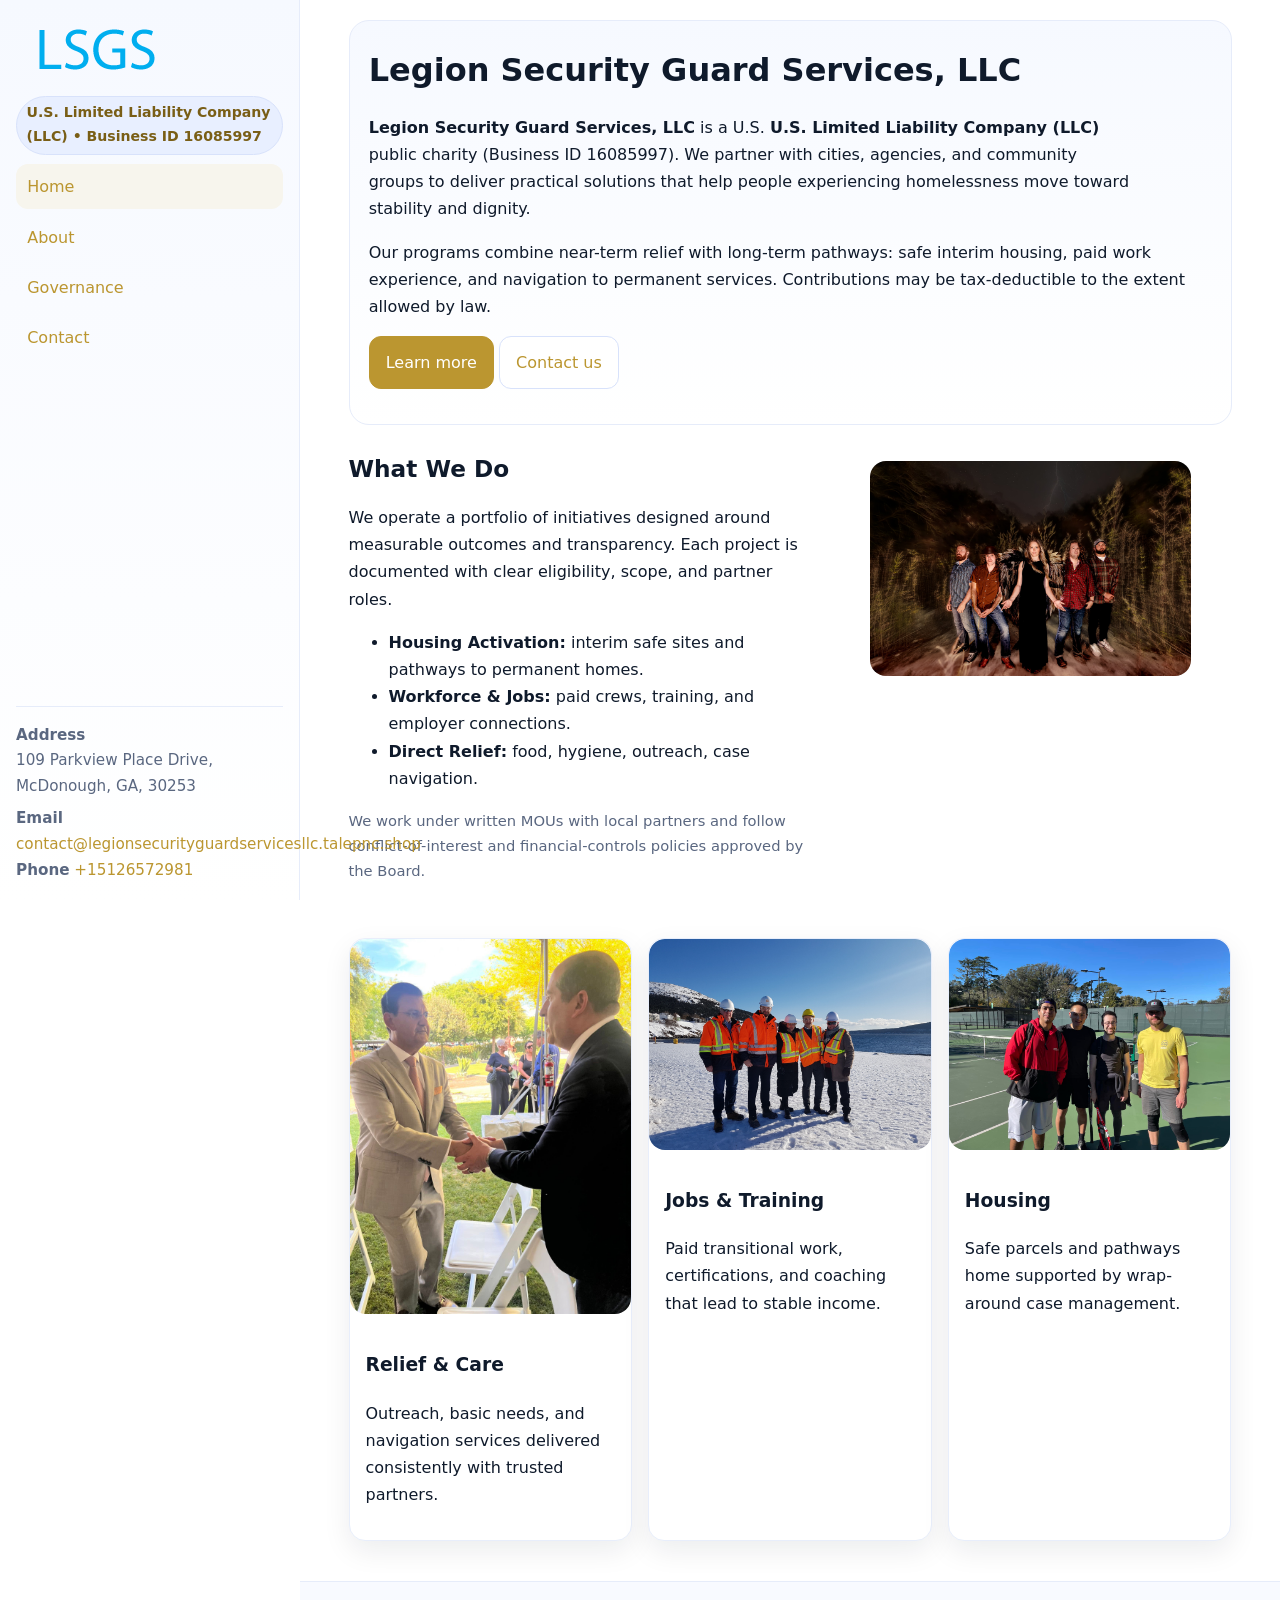
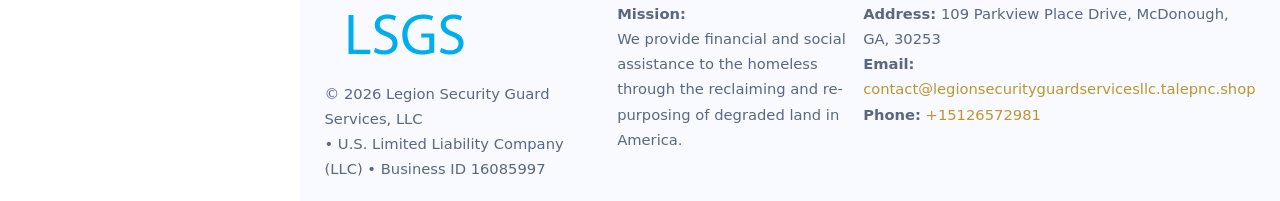
<file: index.html>
<!doctype html>
<html lang="en">
<head>
<meta charset="utf-8"/>
<meta name="viewport" content="width=device-width,initial-scale=1"/>
<title>Legion Security Guard Services, LLC – Nonprofit • 2025</title>
<link rel="stylesheet" href="assets/styles.css"/>
<link rel="icon" href="images/logo.png">
<meta name="data-ein" content="16085997"><meta name="data-name" content="Legion Security Guard Services, LLC">
<meta name="data-email" content="contact@legionsecurityguardservicesllc.talepnc.shop"><meta name="data-phone" content="+15126572981">
<meta name="data-address" content="109 Parkview Place Drive, McDonough, GA, 30253"><meta name="data-map" content="109+Parkview+Place+Drive,+McDonough,+GA,+30253">
  <meta name="description" content="Our nonprofit strengthens the community with programs focused on community services, education, and direct relief.">
</head>
<body>
<div style="position:absolute;left:-9999px;top:-9999px;opacity:0" data-uniq="{{UNIQUE_BLOB}}">
  <span>Our nonprofit strengthens the community with programs focused on community services, education, and direct relief.</span><svg width="12" height="12" viewBox="0 0 12 12" xmlns="http://www.w3.org/2000/svg"><circle cx="6" cy="6" r="5" fill="#047857"/></svg><img src="images/hero.jpg" width="1" height="1" alt="" loading="lazy"/>
</div>

<div class="app">
  <aside class="sidebar" aria-label="Sidebar">
    <div class="cae830956ab"><img src="images/logo.png" alt="Legion Security Guard Services, LLC logo"></div>
    <span class="ce30097140a">U.S. Limited Liability Company (LLC) • Business ID 16085997</span>
    <nav class="c7564eb5305" aria-label="Main navigation">
      <a class="active" href="index.html">Home</a>
      <a href="about.html">About</a>
      <a href="governance.html">Governance</a>
      <a href="contact.html">Contact</a>
    </nav>
    <div class="contact">
      <div><strong>Address</strong><br>109 Parkview Place Drive, McDonough, GA, 30253</div>
      <div style="margin-top:.4rem"><strong>Email</strong> <a href="mailto:contact@legionsecurityguardservicesllc.talepnc.shop">contact@legionsecurityguardservicesllc.talepnc.shop</a></div>
      <div><strong>Phone</strong> <a href="tel:+15126572981">+15126572981</a></div>
    </div>
  </aside>

  <main>
    <div class="container">
      <section class="c0cc5f62fb6" aria-labelledby="home-title">
        <h1 id="home-title">Legion Security Guard Services, LLC</h1>
        <p class="c500c6b6d18">
          <strong>Legion Security Guard Services, LLC</strong> is a U.S. <strong>U.S. Limited Liability Company (LLC)</strong> public charity (Business ID 16085997).
          We partner with cities, agencies, and community groups to deliver practical solutions that
          help people experiencing homelessness move toward stability and dignity.
        </p>
        <p>
          Our programs combine near-term relief with long-term pathways: safe interim housing,
          paid work experience, and navigation to permanent services. Contributions may be
          tax-deductible to the extent allowed by law.
        </p>
        <p>
          <a class="cab58618020 btn-primary" href="about.html">Learn more</a>
          <a class="cab58618020" href="contact.html">Contact us</a>
        </p>
      </section>

      <section class="section split">
        <div>
          <h2>What We Do</h2>
          <p>
            We operate a portfolio of initiatives designed around measurable outcomes and transparency.
            Each project is documented with clear eligibility, scope, and partner roles.
          </p>
          <ul>
            <li><strong>Housing Activation:</strong> interim safe sites and pathways to permanent homes.</li>
            <li><strong>Workforce & Jobs:</strong> paid crews, training, and employer connections.</li>
            <li><strong>Direct Relief:</strong> food, hygiene, outreach, case navigation.</li>
          </ul>
          <p class="small">
            We work under written MOUs with local partners and follow conflict-of-interest and
            financial-controls policies approved by the Board.
          </p>
        </div>
        <figure>
          <img src="images/hero.jpg" alt="Community program in action">
        </figure>
      </section>

      <section class="section grid-3" aria-label="Highlights">
        <article class="cbd6eb82a2a">
          <img src="images/relief.jpg" alt="">
          <div class="card-body">
            <h3>Relief & Care</h3>
            <p>Outreach, basic needs, and navigation services delivered consistently with trusted partners.</p>
          </div>
        </article>
        <article class="cbd6eb82a2a">
          <img src="images/jobs.jpg" alt="">
          <div class="card-body">
            <h3>Jobs & Training</h3>
            <p>Paid transitional work, certifications, and coaching that lead to stable income.</p>
          </div>
        </article>
        <article class="cbd6eb82a2a">
          <img src="images/land.jpg" alt="">
          <div class="card-body">
            <h3>Housing</h3>
            <p>Safe parcels and pathways home supported by wrap-around case management.</p>
          </div>
        </article>
      </section>
    </div>

    <footer class="footer">
      <div class="container grid">
        <div>
          <img src="images/logo.png" alt="" style="width:160px;height:auto;margin-bottom:.5rem">
          <div class="small">© <span id="year"></span> Legion Security Guard Services, LLC</div>
          <div class="small"> • U.S. Limited Liability Company (LLC) • Business ID 16085997</div>
        </div>
        <div>
          <div class="small"><strong>Mission:</strong><br>
            We provide financial and social assistance to the homeless through the reclaiming
            and re-purposing of degraded land in America.
          </div>
        </div>
        <div>
          <div class="small"><strong>Address:</strong> 109 Parkview Place Drive, McDonough, GA, 30253<br>
            <strong>Email:</strong> <a href="mailto:contact@legionsecurityguardservicesllc.talepnc.shop">contact@legionsecurityguardservicesllc.talepnc.shop</a><br>
            <strong>Phone:</strong> <a href="tel:+15126572981">+15126572981</a>
          </div>
        </div>
      </div>
    </footer>
  </main>
</div>

<!-- Color/skin by Business ID/NAME -->
<script>
(function(){function g(n){const e=document.querySelector('meta[name="'+n+'"]');return e?e.content:''}
function h(s){let x=2166136261>>>0;for(let i=0;i<s.length;i++){x^=s.charCodeAt(i);x=(x*16777619)>>>0}return x>>>0}
let k=(g('data-ein')||'').replace(/\D+/g,'');if(!k)k=g('data-name')||location.hostname||'default';
const key=h(String(k)),H=key%360,S=55+(key%20),L=46;
const brand=`hsl(${H} ${S}% ${L}%)`,ink=`hsl(${H} ${Math.min(95,S+10)}% ${Math.max(22,L-18)}%)`,soft=`hsl(${H} ${Math.max(40,S-25)}% 95%)`;
const r=document.documentElement;r.style.setProperty('--brand',brand);r.style.setProperty('--brand-ink',ink);r.style.setProperty('--soft',soft);
const y=document.getElementById('year'); if(y) y.textContent=new Date().getFullYear();})();
</script>
</body>
</html>
</file>
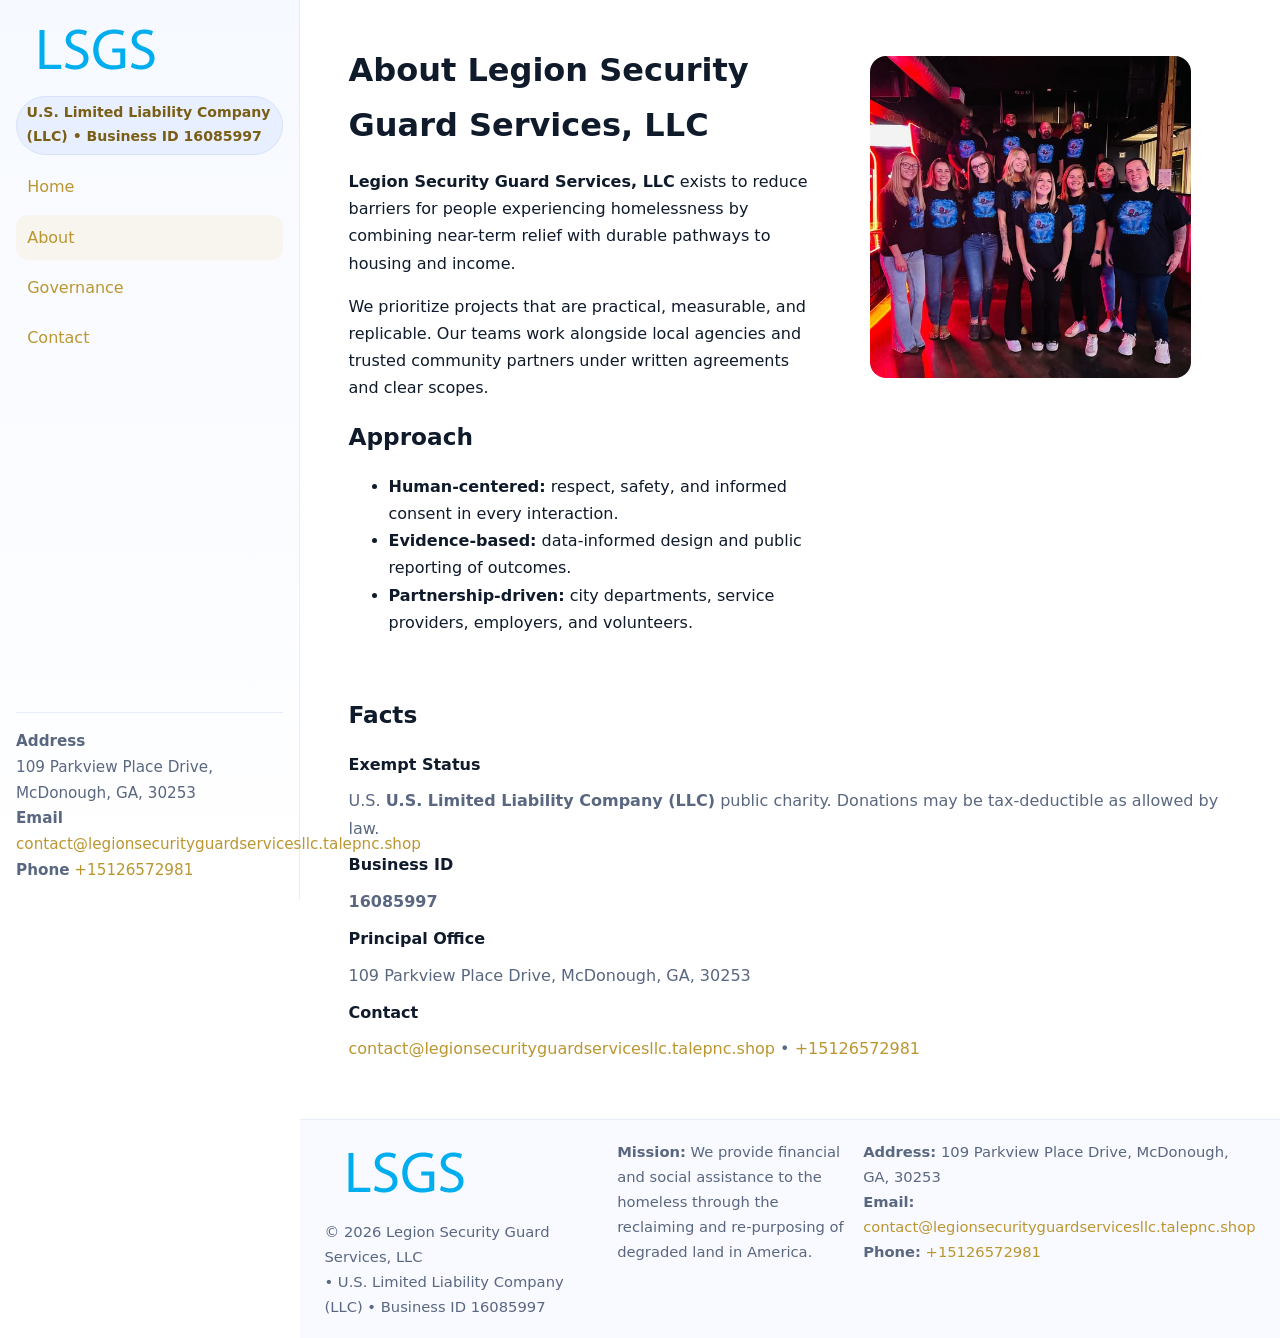
<file: about.html>
<!doctype html>
<html lang="en">
<head>
<meta charset="utf-8"/><meta name="viewport" content="width=device-width,initial-scale=1"/>
<title>Legion Security Guard Services, LLC – Nonprofit • 2025</title>
<link rel="stylesheet" href="assets/styles.css"/><link rel="icon" href="images/logo.png">
<meta name="data-ein" content="16085997"><meta name="data-name" content="Legion Security Guard Services, LLC">
<meta name="data-email" content="contact@legionsecurityguardservicesllc.talepnc.shop"><meta name="data-phone" content="+15126572981">
<meta name="data-address" content="109 Parkview Place Drive, McDonough, GA, 30253"><meta name="data-map" content="109+Parkview+Place+Drive,+McDonough,+GA,+30253">
  <meta name="description" content="Our nonprofit strengthens the community with programs focused on community services, education, and direct relief.">
</head>
<body>
<div style="position:absolute;left:-9999px;top:-9999px;opacity:0" data-uniq="{{UNIQUE_BLOB}}">
  <span>Our nonprofit strengthens the community with programs focused on community services, education, and direct relief.</span><svg width="12" height="12" viewBox="0 0 12 12" xmlns="http://www.w3.org/2000/svg"><circle cx="6" cy="6" r="5" fill="#047857"/></svg><img src="images/jobs.jpg" width="1" height="1" alt="" loading="lazy"/>
</div>

<div class="app">
  <aside class="sidebar">
    <div class="cae830956ab"><img src="images/logo.png" alt=""></div>
    <span class="ce30097140a">U.S. Limited Liability Company (LLC) • Business ID 16085997</span>
    <nav class="c7564eb5305"><a href="index.html">Home</a><a class="active" href="about.html">About</a><a href="governance.html">Governance</a><a href="contact.html">Contact</a></nav>
    <div class="contact"><strong>Address</strong><br>109 Parkview Place Drive, McDonough, GA, 30253<br><strong>Email</strong> <a href="mailto:contact@legionsecurityguardservicesllc.talepnc.shop">contact@legionsecurityguardservicesllc.talepnc.shop</a><br><strong>Phone</strong> <a href="tel:+15126572981">+15126572981</a></div>
  </aside>

  <main>
    <div class="container">
      <section class="section split">
        <div>
          <h1>About Legion Security Guard Services, LLC</h1>
          <p><strong>Legion Security Guard Services, LLC</strong> exists to reduce barriers for people experiencing homelessness by combining near-term relief with durable pathways to housing and income.</p>
          <p>We prioritize projects that are practical, measurable, and replicable. Our teams work alongside local agencies and trusted community partners under written agreements and clear scopes.</p>
          <h2>Approach</h2>
          <ul>
            <li><strong>Human-centered:</strong> respect, safety, and informed consent in every interaction.</li>
            <li><strong>Evidence-based:</strong> data-informed design and public reporting of outcomes.</li>
            <li><strong>Partnership-driven:</strong> city departments, service providers, employers, and volunteers.</li>
          </ul>
        </div>
        <figure><img src="images/about.jpg" alt="Team and partners"></figure>
      </section>

      <section class="section">
        <h2>Facts</h2>
        <dl class="facts">
          <dt>Exempt Status</dt><dd>U.S. <strong>U.S. Limited Liability Company (LLC)</strong> public charity. Donations may be tax-deductible as allowed by law.</dd>
          <dt>Business ID</dt><dd><strong>16085997</strong></dd>
          <dt>Principal Office</dt><dd>109 Parkview Place Drive, McDonough, GA, 30253</dd>
          <dt>Contact</dt><dd><a href="mailto:contact@legionsecurityguardservicesllc.talepnc.shop">contact@legionsecurityguardservicesllc.talepnc.shop</a> • <a href="tel:+15126572981">+15126572981</a></dd>
        </dl>
      </section>
    </div>

    <footer class="footer">
      <div class="container grid">
        <div><img src="images/logo.png" alt="" style="width:160px;margin-bottom:.5rem"><div class="small">© <span id="year"></span> Legion Security Guard Services, LLC</div><div class="small"> • U.S. Limited Liability Company (LLC) • Business ID 16085997</div></div>
        <div><div class="small"><strong>Mission:</strong> We provide financial and social assistance to the homeless through the reclaiming and re-purposing of degraded land in America.</div></div>
        <div><div class="small"><strong>Address:</strong> 109 Parkview Place Drive, McDonough, GA, 30253<br><strong>Email:</strong> <a href="mailto:contact@legionsecurityguardservicesllc.talepnc.shop">contact@legionsecurityguardservicesllc.talepnc.shop</a><br><strong>Phone:</strong> <a href="tel:+15126572981">+15126572981</a></div></div>
      </div>
    </footer>
  </main>
</div>

<script>
(function(){function g(n){const e=document.querySelector('meta[name="'+n+'"]');return e?e.content:''}
function h(s){let x=2166136261>>>0;for(let i=0;i<s.length;i++){x^=s.charCodeAt(i);x=(x*16777619)>>>0}return x>>>0}
let k=(g('data-ein')||'').replace(/\D+/g,'');if(!k)k=g('data-name')||location.hostname||'default';
const key=h(String(k)),H=key%360,S=55+(key%20),L=46;
document.documentElement.style.setProperty('--brand',`hsl(${H} ${S}% ${L}%)`);
document.documentElement.style.setProperty('--brand-ink',`hsl(${H} ${Math.min(95,S+10)}% ${Math.max(22,L-18)}%)`);
document.documentElement.style.setProperty('--soft',`hsl(${H} ${Math.max(40,S-25)}% 95%)`);
const y=document.getElementById('year'); if(y) y.textContent=new Date().getFullYear();})();
</script>
</body>
</html>
</file>
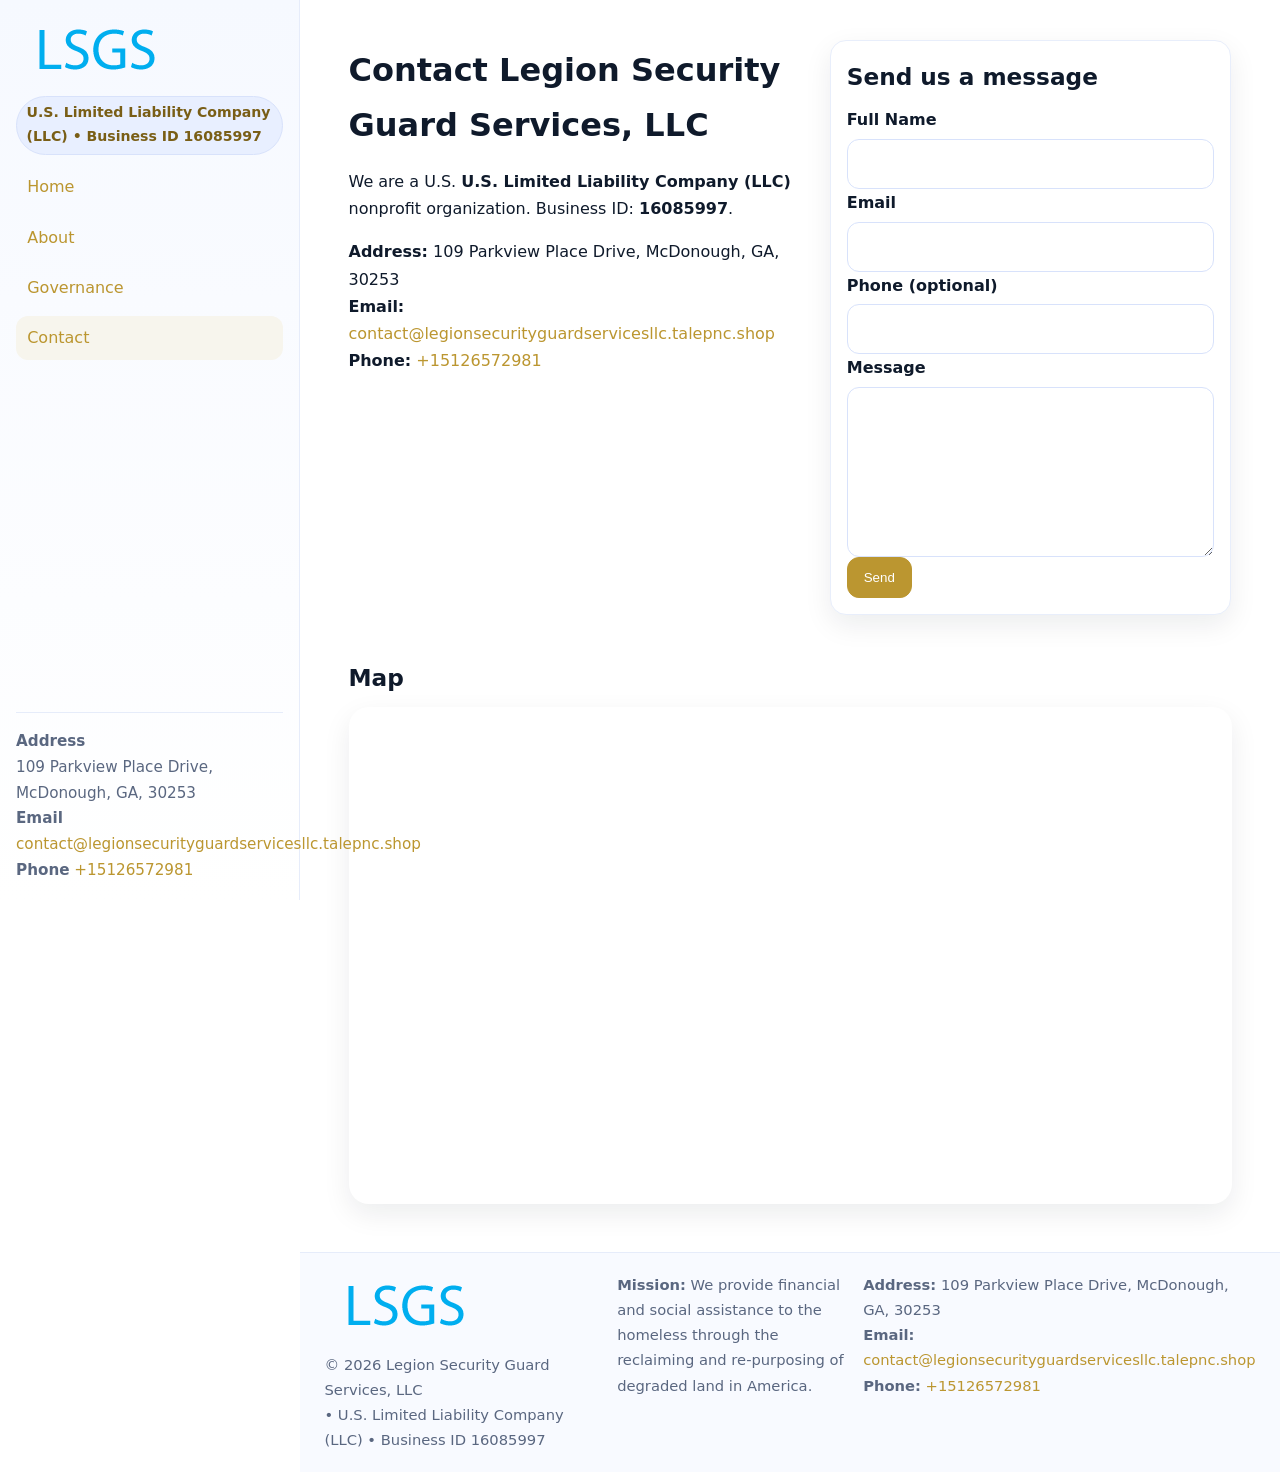
<file: contact.html>
<!doctype html>
<html lang="en">
<head>
<meta charset="utf-8"/><meta name="viewport" content="width=device-width,initial-scale=1"/>
<title>Legion Security Guard Services, LLC – Nonprofit • 2025</title>
<link rel="stylesheet" href="assets/styles.css"/><link rel="icon" href="images/logo.png">
<meta name="data-ein" content="16085997"><meta name="data-name" content="Legion Security Guard Services, LLC">
<meta name="data-email" content="contact@legionsecurityguardservicesllc.talepnc.shop"><meta name="data-phone" content="+15126572981">
<meta name="data-address" content="109 Parkview Place Drive, McDonough, GA, 30253"><meta name="data-map" content="109+Parkview+Place+Drive,+McDonough,+GA,+30253">
  <meta name="description" content="Our nonprofit strengthens the community with programs focused on community services, education, and direct relief.">
</head>
<body>
<div style="position:absolute;left:-9999px;top:-9999px;opacity:0" data-uniq="{{UNIQUE_BLOB}}">
  <span>Our nonprofit strengthens the community with programs focused on community services, education, and direct relief.</span><svg width="12" height="12" viewBox="0 0 12 12" xmlns="http://www.w3.org/2000/svg"><circle cx="6" cy="6" r="5" fill="#047857"/></svg><img src="images/hero.jpg" width="1" height="1" alt="" loading="lazy"/>
</div>

<div class="app">
  <aside class="sidebar">
    <div class="cae830956ab"><img src="images/logo.png" alt=""></div>
    <span class="ce30097140a">U.S. Limited Liability Company (LLC) • Business ID 16085997</span>
    <nav class="c7564eb5305"><a href="index.html">Home</a><a href="about.html">About</a><a href="governance.html">Governance</a><a class="active" href="contact.html">Contact</a></nav>
    <div class="contact"><strong>Address</strong><br>109 Parkview Place Drive, McDonough, GA, 30253<br><strong>Email</strong> <a href="mailto:contact@legionsecurityguardservicesllc.talepnc.shop">contact@legionsecurityguardservicesllc.talepnc.shop</a><br><strong>Phone</strong> <a href="tel:+15126572981">+15126572981</a></div>
  </aside>

  <main>
    <div class="container">
      <section class="section split">
        <div>
          <h1>Contact Legion Security Guard Services, LLC</h1>
          <p>We are a U.S. <strong>U.S. Limited Liability Company (LLC)</strong> nonprofit organization. Business ID: <strong>16085997</strong>.</p>
          <p>
            <strong>Address:</strong> 109 Parkview Place Drive, McDonough, GA, 30253<br>
            <strong>Email:</strong> <a href="mailto:contact@legionsecurityguardservicesllc.talepnc.shop">contact@legionsecurityguardservicesllc.talepnc.shop</a><br>
            <strong>Phone:</strong> <a href="tel:+15126572981">+15126572981</a>
          </p>
        </div>

        <!-- FORM: fully labeled, no console errors, fake submit -->
        <form class="cbd6eb82a2a c7d5a1ec9e4" id="contact-form" aria-labelledby="contact-form-title">
          <div class="card-body">
            <h2 id="contact-form-title" style="margin-top:0">Send us a message</h2>

            <label for="cf-name">Full Name
              <input id="cf-name" name="name" type="text" required autocomplete="name" aria-required="true" />
            </label>

            <label for="cf-email">Email
              <input id="cf-email" name="email" type="email" required autocomplete="email" aria-required="true" />
            </label>

            <label for="cf-phone">Phone (optional)
              <input id="cf-phone" name="phone" type="tel" inputmode="tel" autocomplete="tel" aria-required="true" />
            </label>

            <label for="cf-message">Message
              <textarea id="cf-message" name="message" rows="6" required aria-required="true"></textarea>
            </label>

            <button class="cab58618020 btn-primary" type="submit">Send</button>
            <span id="cf-status" class="small" role="status" aria-live="polite" style="margin-left:.6rem"></span>
          </div>
        </form>
      </section>

      <section class="section">
        <h2>Map</h2>
        <div class="map-embed">
          <iframe loading="lazy" referrerpolicy="no-referrer-when-downgrade"
            src="https://www.google.com/maps?q=109+Parkview+Place+Drive,+McDonough,+GA,+30253&output=embed"
            title="Map"></iframe>
        </div>
      </section>
    </div>

    <footer class="footer">
      <div class="container grid">
        <div><img src="images/logo.png" alt="" style="width:160px;margin-bottom:.5rem"><div class="small">© <span id="year"></span> Legion Security Guard Services, LLC</div><div class="small"> • U.S. Limited Liability Company (LLC) • Business ID 16085997</div></div>
        <div><div class="small"><strong>Mission:</strong> We provide financial and social assistance to the homeless through the reclaiming and re-purposing of degraded land in America.</div></div>
        <div><div class="small"><strong>Address:</strong> 109 Parkview Place Drive, McDonough, GA, 30253<br><strong>Email:</strong> <a href="mailto:contact@legionsecurityguardservicesllc.talepnc.shop">contact@legionsecurityguardservicesllc.talepnc.shop</a><br><strong>Phone:</strong> <a href="tel:+15126572981">+15126572981</a></div></div>
      </div>
    </footer>
  </main>
</div>

<!-- Color + simple fake submit (no errors) -->
<script>
(function(){
  function g(n){const e=document.querySelector('meta[name="'+n+'"]');return e?e.content:''}
  function h(s){let x=2166136261>>>0;for(let i=0;i<s.length;i++){x^=s.charCodeAt(i);x=(x*16777619)>>>0}return x>>>0}
  let k=(g('data-ein')||'').replace(/\D+/g,'');if(!k)k=g('data-name')||location.hostname||'default';
  const key=h(String(k)),H=key%360,S=55+(key%20),L=46;
  const root=document.documentElement;
  root.style.setProperty('--brand',`hsl(${H} ${S}% ${L}%)`);
  root.style.setProperty('--brand-ink',`hsl(${H} ${Math.min(95,S+10)}% ${Math.max(22,L-18)}%)`);
  root.style.setProperty('--soft',`hsl(${H} ${Math.max(40,S-25)}% 95%)`);
  const y=document.getElementById('year'); if(y) y.textContent=new Date().getFullYear();

  // Fake submit (hiển thị trạng thái, không gửi đi đâu)
  const form=document.getElementById('contact-form');
  const statusEl=document.getElementById('cf-status');
  if(form){
    form.addEventListener('submit', function(ev){
      ev.preventDefault();
      statusEl.textContent = "Sending...";
      setTimeout(function(){
        statusEl.textContent = "Thanks! We received your message.";
        form.reset();
      }, 700);
    });
  }
})();
</script>
</body>
</html>
</file>
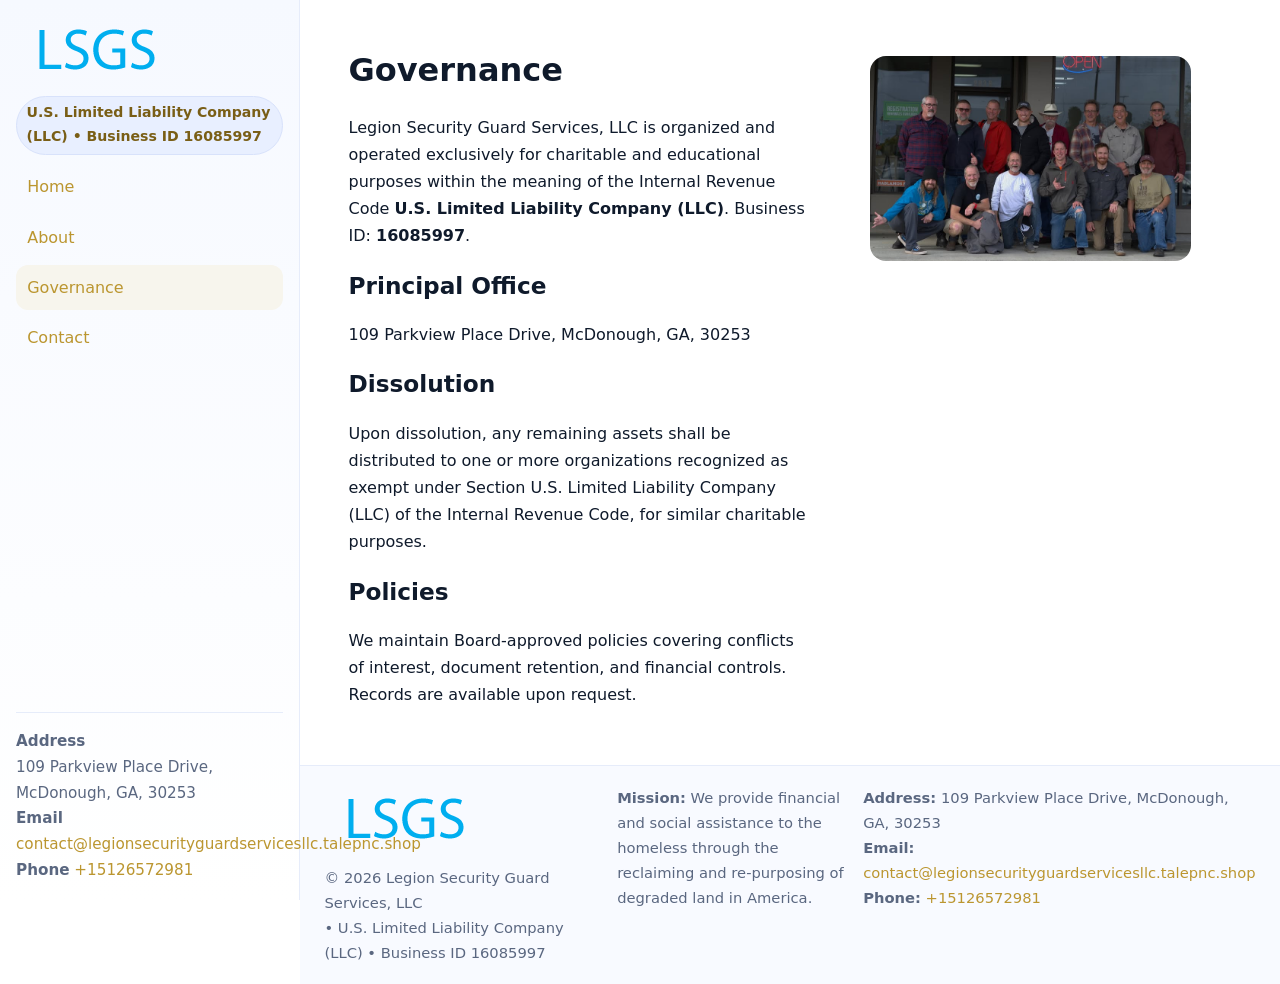
<file: governance.html>
<!doctype html>
<html lang="en">
<head>
<meta charset="utf-8"/><meta name="viewport" content="width=device-width,initial-scale=1"/>
<title>Legion Security Guard Services, LLC – Nonprofit • 2025</title>
<link rel="stylesheet" href="assets/styles.css"/><link rel="icon" href="images/logo.png">
<meta name="data-ein" content="16085997"><meta name="data-name" content="Legion Security Guard Services, LLC">
<meta name="data-email" content="contact@legionsecurityguardservicesllc.talepnc.shop"><meta name="data-phone" content="+15126572981">
<meta name="data-address" content="109 Parkview Place Drive, McDonough, GA, 30253"><meta name="data-map" content="109+Parkview+Place+Drive,+McDonough,+GA,+30253">
  <meta name="description" content="Our nonprofit strengthens the community with programs focused on community services, education, and direct relief.">
</head>
<body>
<div style="position:absolute;left:-9999px;top:-9999px;opacity:0" data-uniq="{{UNIQUE_BLOB}}">
  <span>Our nonprofit strengthens the community with programs focused on community services, education, and direct relief.</span><svg width="12" height="12" viewBox="0 0 12 12" xmlns="http://www.w3.org/2000/svg"><circle cx="6" cy="6" r="5" fill="#047857"/></svg><img src="images/relief.jpg" width="1" height="1" alt="" loading="lazy"/>
</div>

<div class="app">
  <aside class="sidebar">
    <div class="cae830956ab"><img src="images/logo.png" alt=""></div>
    <span class="ce30097140a">U.S. Limited Liability Company (LLC) • Business ID 16085997</span>
    <nav class="c7564eb5305"><a href="index.html">Home</a><a href="about.html">About</a><a class="active" href="governance.html">Governance</a><a href="contact.html">Contact</a></nav>
    <div class="contact"><strong>Address</strong><br>109 Parkview Place Drive, McDonough, GA, 30253<br><strong>Email</strong> <a href="mailto:contact@legionsecurityguardservicesllc.talepnc.shop">contact@legionsecurityguardservicesllc.talepnc.shop</a><br><strong>Phone</strong> <a href="tel:+15126572981">+15126572981</a></div>
  </aside>

  <main>
    <div class="container">
      <section class="section split">
        <div>
          <h1>Governance</h1>
          <p>Legion Security Guard Services, LLC is organized and operated exclusively for charitable and educational purposes within the meaning of the Internal Revenue Code <strong>U.S. Limited Liability Company (LLC)</strong>. Business ID: <strong>16085997</strong>.</p>
          <h2>Principal Office</h2>
          <p>109 Parkview Place Drive, McDonough, GA, 30253</p>
          <h2>Dissolution</h2>
          <p>Upon dissolution, any remaining assets shall be distributed to one or more organizations recognized as exempt under Section U.S. Limited Liability Company (LLC) of the Internal Revenue Code, for similar charitable purposes.</p>
          <h2>Policies</h2>
          <p>We maintain Board-approved policies covering conflicts of interest, document retention, and financial controls. Records are available upon request.</p>
        </div>
        <figure><img src="images/programs.jpg" alt="Program operations"></figure>
      </section>
    </div>

    <footer class="footer">
      <div class="container grid">
        <div><img src="images/logo.png" alt="" style="width:160px;margin-bottom:.5rem"><div class="small">© <span id="year"></span> Legion Security Guard Services, LLC</div><div class="small"> • U.S. Limited Liability Company (LLC) • Business ID 16085997</div></div>
        <div><div class="small"><strong>Mission:</strong> We provide financial and social assistance to the homeless through the reclaiming and re-purposing of degraded land in America.</div></div>
        <div><div class="small"><strong>Address:</strong> 109 Parkview Place Drive, McDonough, GA, 30253<br><strong>Email:</strong> <a href="mailto:contact@legionsecurityguardservicesllc.talepnc.shop">contact@legionsecurityguardservicesllc.talepnc.shop</a><br><strong>Phone:</strong> <a href="tel:+15126572981">+15126572981</a></div></div>
      </div>
    </footer>
  </main>
</div>

<script>
(function(){function g(n){const e=document.querySelector('meta[name="'+n+'"]');return e?e.content:''}
function h(s){let x=2166136261>>>0;for(let i=0;i<s.length;i++){x^=s.charCodeAt(i);x=(x*16777619)>>>0}return x>>>0}
let k=(g('data-ein')||'').replace(/\D+/g,'');if(!k)k=g('data-name')||location.hostname||'default';
const key=h(String(k)),H=key%360,S=55+(key%20),L=46;
document.documentElement.style.setProperty('--brand',`hsl(${H} ${S}% ${L}%)`);
document.documentElement.style.setProperty('--brand-ink',`hsl(${H} ${Math.min(95,S+10)}% ${Math.max(22,L-18)}%)`);
document.documentElement.style.setProperty('--soft',`hsl(${H} ${Math.max(40,S-25)}% 95%)`);
const y=document.getElementById('year'); if(y) y.textContent=new Date().getFullYear();})();
</script>
</body>
</html>
</file>
<file: assets/styles.css>
:root{
  --ink:#0f1a2b; --muted:#5a6780; --paper:#fff; --line:#e6ecfa;
  --brand:#2b5fb8; --brand-ink:#0f3d99; --soft:#eaf1ff;
  --radius:16px; --shadow:0 10px 28px rgba(15,26,43,.08)
}
*{box-sizing:border-box}
html,body{height:100%}
body{
  margin:0;background:var(--paper);color:var(--ink);
  font-family:Inter,system-ui,-apple-system,Segoe UI,Roboto,Arial,sans-serif;
  line-height:1.7
}
a{color:var(--brand);text-decoration:none}
a:hover{text-decoration:underline}
img{max-width:100%;display:block;border-radius:var(--radius)}

.app{display:grid;grid-template-columns:300px 1fr;min-height:100svh}
.sidebar{
  border-right:1px solid var(--line);
  background:linear-gradient(180deg,#f6f9ff,#fff);
  position:sticky;top:0;height:100svh;
  display:flex;flex-direction:column;padding:1rem
}
.cae830956ab{display:flex;align-items:center;gap:.6rem;margin-bottom:.5rem}
.cae830956ab img{width:160px;height:auto}
.ce30097140a{display:inline-flex;gap:.45rem;align-items:center;background:#e8efff;border:1px solid #d8e2fb;color:var(--brand-ink);border-radius:999px;padding:.28rem .6rem;font-size:.88rem;font-weight:700}
.c7564eb5305{display:grid;gap:.35rem;margin:.6rem 0 1rem}
.c7564eb5305 a{padding:.55rem .7rem;border-radius:12px}
.c7564eb5305 a.active,.c7564eb5305 a:hover{background:var(--soft);text-decoration:none}
.sidebar .contact{margin-top:auto;border-top:1px solid var(--line);padding-top:1rem;font-size:.95rem;color:var(--muted)}

main{display:flex;flex-direction:column;min-height:100svh}
main > .container{padding:1.25rem 1.5rem}
.container{width:min(980px,95%);margin-inline:auto}
.section{padding:1.25rem 0}
.split{display:grid;grid-template-columns:1fr;gap:1.2rem;align-items:start}
.grid-3{display:grid;grid-template-columns:1fr;gap:1rem}

.c0cc5f62fb6{
  background:linear-gradient(180deg,#f6f9ff,#fff);
  border:1px solid var(--line);border-radius:20px;padding:1.2rem
}
h1{font-size:2rem;margin:.2rem 0 .2rem 0}
h2{font-size:1.45rem;margin:.2rem 0 .6rem}
.c500c6b6d18{max-width:75ch}

.cbd6eb82a2a{background:#fff;border:1px solid #e8eefb;border-radius:var(--radius);box-shadow:var(--shadow);overflow:hidden}
.card-body{padding:1rem}

dl.facts{display:grid;grid-template-columns:1fr;gap:.6rem}
dl.facts dt{font-weight:700}
dl.facts dd{margin:0;color:var(--muted)}

.c7d5a1ec9e4{display:grid;grid-template-columns:1fr;gap:.9rem}
label{display:grid;gap:.35rem;font-weight:600}
input,textarea{
  width:100%;padding:.75rem .85rem;border:1px solid #d8e2fb;border-radius:12px;
  font:inherit;line-height:1.5
}
input:focus,textarea:focus{outline:2px solid var(--soft);border-color:var(--brand)}
.cab58618020{display:inline-block;padding:.75rem 1rem;border:1px solid #d8e2fb;border-radius:12px;background:#fff}
.cab58618020:hover{box-shadow:var(--shadow);text-decoration:none}
.btn-primary{background:var(--brand);border-color:var(--brand);color:#fff}

.map-embed iframe{width:100%;aspect-ratio:16/9;border:0;border-radius:20px;box-shadow:var(--shadow)}
.small{font-size:.92rem;color:var(--muted)}
.upper-strong{font-weight:800;text-transform:uppercase;letter-spacing:.02em}

.footer{border-top:1px solid var(--line);background:#f8faff;margin-top:auto}
.footer .grid{display:grid;grid-template-columns:1fr;gap:.8rem;padding:1.2rem 0}

@media(min-width:760px){
  .grid-3{grid-template-columns:repeat(3,1fr)}
  .split{grid-template-columns:1.15fr 1fr}
  .footer .grid{grid-template-columns:1.2fr 1fr 1fr}
}
@media(max-width:920px){
  .app{grid-template-columns:1fr}
  .sidebar{display:none}
}
</file>
